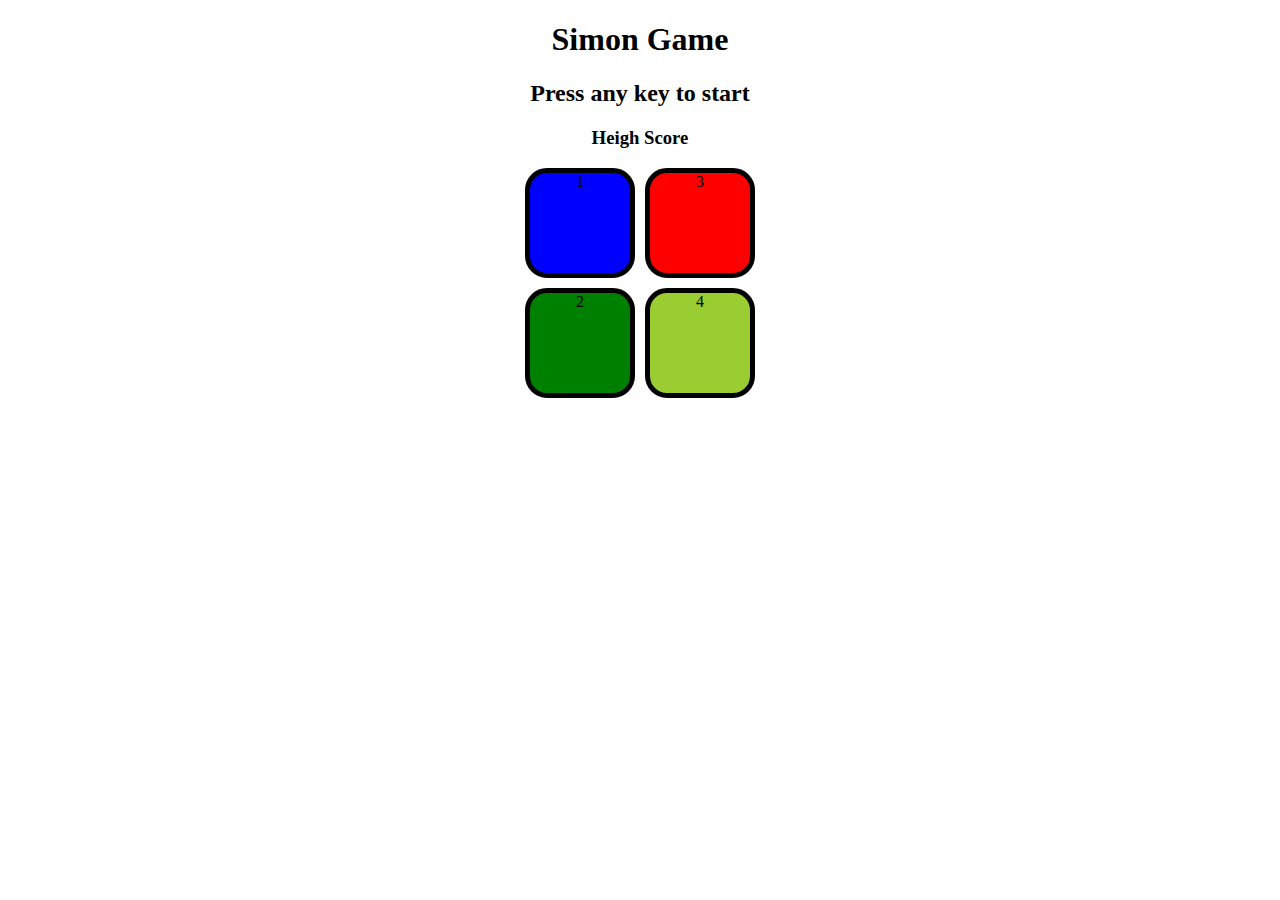
<file: Simon game/index.html>
<!DOCTYPE html>
<html lang="en">

<head>
    <meta charset="UTF-8">
    <meta name="viewport" content="width=device-width, initial-scale=1.0">
    <title>Simon Game</title>
    <link rel="stylesheet" href="style.css">
</head>

<body>
    <h1>Simon Game</h1>

    <h2>Press any key to start</h2>
    <h3>Heigh Score </h3>
    <div class="block-container">
        <div class="line-one">
            <div class="btn blue"  type="button" id="blue">1</div>
            <div class="btn green"  type="button" id="green">2</div>
        </div>
        <div class="line-two">
            <div class="btn red"  type="button" id="red">3</div>
            <div class="btn  yellow"  type="button" id="yellow">4</div>
        </div>
    </div>


    <script src="script.js"></script>
</body>

</html>
</file>
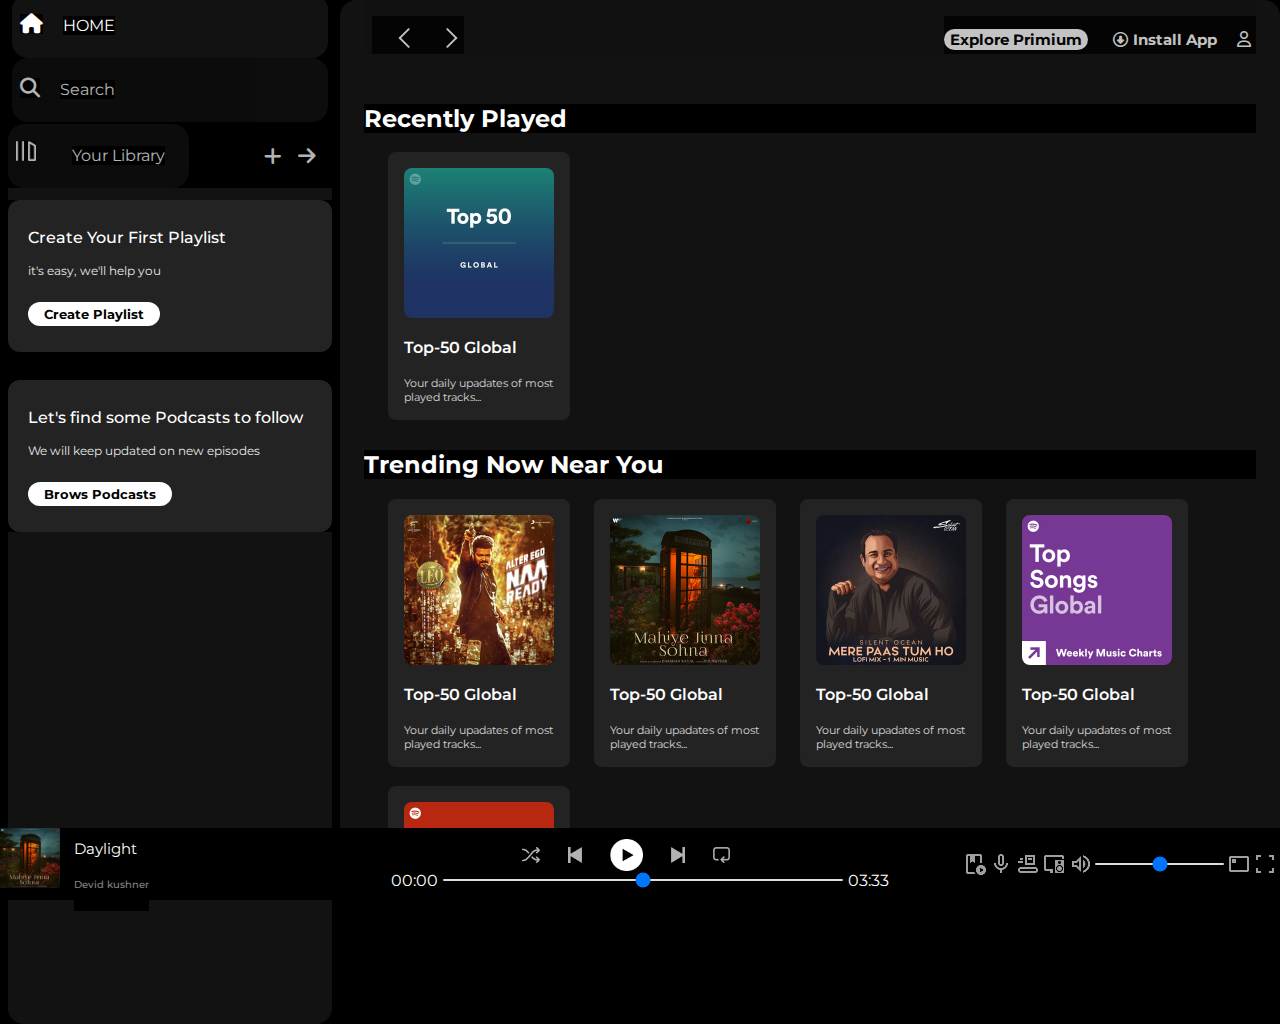
<file: Spotify clone/index.html>
<!DOCTYPE html>
<html lang="en">

<head>
    <meta charset="UTF-8">
    <meta name="viewport" content="width=device-width, initial-scale=1.0">
    <link rel="stylesheet" href="https://cdnjs.cloudflare.com/ajax/libs/font-awesome/6.7.2/css/all.min.css"
        integrity="sha512-Evv84Mr4kqVGRNSgIGL/F/aIDqQb7xQ2vcrdIwxfjThSH8CSR7PBEakCr51Ck+w+/U6swU2Im1vVX0SVk9ABhg=="
        crossorigin="anonymous" referrerpolicy="no-referrer" />
    <link rel="icon" href="./logo.png">
    <title>Spotify - Web Palyer: Music for everyone</title>
    <link rel="stylesheet" href="style.css">
    <link rel="preconnect" href="https://fonts.googleapis.com">
    <link rel="preconnect" href="https://fonts.gstatic.com" crossorigin>
    <link href="https://fonts.googleapis.com/css2?family=Montserrat:ital,wght@0,100..900;1,100..900&display=swap"
        rel="stylesheet">
</head>

<body>
    <div class="main">
        <div class="side-bar">
            <div class="nav">
                <div class="nav_option" style="opacity: 1;">
                    <i class="fa-solid fa-house"></i>
                    <a href="#">HOME</a>
                </div>
                <div class="nav_option">
                    <i class="fa-solid fa-magnifying-glass"></i>
                    <a href="#">Search</a>
                </div>
            </div>
            <div class="library">
                <div class="option">
                    <div class="lib_options nav_option">
                        <img src="library_icon.png" alt="logo library_icon">
                        <a href="#"> Your Library</a>
                    </div>
                    <div class="icons">
                        <i class="fa-solid fa-plus"></i>
                        <i class="fa-solid fa-arrow-right"></i>
                    </div>
                </div>
                <div class="lib_box">
                    <div class="box">
                        <p class="box-p1">Create Your First Playlist</p>
                        <p class="box-p2">it's easy, we'll help you</p>
                        <button class="badge">Create Playlist</button>
                    </div>
                    <div class="box">
                        <p class="box-p1">Let's find some Podcasts to follow</p>
                        <p class="box-p2">We will keep updated on new episodes</p>
                        <button class="badge">Brows Podcasts</button>
                    </div>
                </div>
            </div>
        </div>
        <div class="main-content">
            <div class="sticy-nav">
                <div class="sticy-nav-icons">
                    <img src="backward_icon.png" alt="backward_icon" class="hide">
                    <img src="forward_icon.png" alt="forward_icon">
                </div>
                <div class="sticy-nav-download">
                    <button class="badge-d" id="Explore">Explore Primium</button>
                    <button class="badge-d " style="background-color: #000; color: #fff;"><i
                            class="fa-regular fa-circle-down" style="margin: 5px;"></i>Install App</button>
                    <i class="fa-regular fa-user" style="margin-right: 5px;"></i>
                </div>
            </div>

            <h2>Recently Played</h2>
            <div class="card-container">
                <div class="card">
                    <img src="card1img.jpeg" class="image-card">
                    <p class="card-title">Top-50 Global</p>
                    <p class="card-information">Your daily upadates of most played tracks...</p>
                </div>
            </div>

            <h2 class="trends">Trending Now Near You</h2>
            <div class="card-container">
                <div class="card">
                    <img src="card4img.jpeg" class="image-card">
                    <p class="card-title">Top-50 Global</p>
                    <p class="card-information">Your daily upadates of most played tracks...</p>
                </div>
                <div class="card">
                    <img src="card2img.jpeg" class="image-card">
                    <p class="card-title">Top-50 Global</p>
                    <p class="card-information">Your daily upadates of most played tracks...</p>
                </div>
                <div class="card">
                    <img src="card3img.jpeg" class="image-card">
                    <p class="card-title">Top-50 Global</p>
                    <p class="card-information">Your daily upadates of most played tracks...</p>
                </div>
                <div class="card">
                    <img src="card5img.jpeg" class="image-card">
                    <p class="card-title">Top-50 Global</p>
                    <p class="card-information">Your daily upadates of most played tracks...</p>
                </div>
                <div class="card">
                    <img src="card6img.jpeg" class="image-card">
                    <p class="card-title">Top-50 Global</p>
                    <p class="card-information">Your daily upadates of most played tracks...</p>
                </div>
            </div>
            <h2>Featured Charts</h2>
            <div class="card-container">
                <div class="card">
                    <img src="card1img.jpeg" class="image-card">
                    <p class="card-title">Top-50 Global</p>
                    <p class="card-information">Your daily upadates of most played tracks...</p>
                </div>
                <div class="card">
                    <img src="card5img.jpeg" class="image-card">
                    <p class="card-title">Top-50 Global</p>
                    <p class="card-information">Your daily upadates of most played tracks...</p>
                </div>
                <div class="card">
                    <img src="card6img.jpeg" class="image-card">
                    <p class="card-title">Top-50 Global</p>
                    <p class="card-information">Your daily upadates of most played tracks...</p>
                </div>
            </div>
            <div class="footer">
                <div class="line"></div>
            </div>

        </div>
        <div class="music-Player">
            <div class="album">
                <div class="current-player">
                    <img src="card2img.jpeg" class="song-template">
                    <div class="song-singer">
                        <p class="songName">Daylight</p>
                        <p class="singer">Devid kushner</p>
                    </div>
                </div>
            </div>
            <div class="player">
                <div class="player-controls">
                    <img src="player_icon1.png" class="player-control-icon">
                    <img src="player_icon2.png" class="player-control-icon">
                    <img src="player_icon3.png" class="player-control-icon" style="opacity: 1; height: 2rem;">
                    <img src="player_icon4.png" class="player-control-icon">
                    <img src="player_icon5.png" class="player-control-icon">
                </div>
                <div class="progress-bar">
                    <span class="curr-time">00:00</span>
                    <input type="range" min="0" max="100" class="progress-bar1">
                    <span class="total-time">03:33</span>
                </div>
            </div>
            <div class="controls">
                <div class="control-icons">
                    <img src="player-control.png"  class="control-icon">
                    <img src="player-control2.png"  class="control-icon">
                    <img src="player-control3.png"  class="control-icon">
                    <img src="player-control4.png"  class="control-icon">
                    <img src="player-control5.png"  class="control-icon">
                    <input type="range" min="0" max="100" class="control-voice">
                    <img src="player-control6.png"  class="control-icon">
                    <img src="switch-to-full-screen-button.png"  class="control-icon">
                </div>

            </div>
        </div>
    </div>

</body>

</html>
</file>
<file: Simon game/style.css>
body{
   text-align: center;
}
.btn{
    height: 100px;
    width: 100px;
    border-radius: 20%;
    border: 5px solid black;
    margin: auto;
}
.block-container{
    display: flex;
    justify-content: center;
}
.line-two{
    margin-left: 10px;
}
.blue{
    background-color: blue;
}

.green{
    background-color: green;
    margin-top: 10px;
}

.red{
    background-color:red;
}

.yellow{
    background-color: yellowgreen;
    margin-top: 10px;
}

.flash{
    background-color: white;
}
.userflash{
    background-color:yellow;
}
</file>
<file: Spotify clone/style.css>
*{
    font-family: "Montserrat", sans-serif;
    margin: 0;
    background-color: black;
    color: white;

}
.main {
    display: flex;
    height: 100vh;

}
.side-bar{
    background-color:  #000;
    width: 340px;
    border-radius: 1rem;

}
.main-content{
    background-color:#121212;
    flex: 1;
    border-radius: 1rem;
    overflow: auto;
    padding: 0 1.5rem 0 1.5rem;

}
.music-Player{
    background-color: black;
    position: fixed;
    bottom: 0;
    width: 100%;
    height: 72px;

}
a {
    text-decoration: none;
    color:#fff;
}
.nav {
    background-color:#000;
    display: flex;
    flex-direction: column;
    justify-content: center;
    height: 100px;
    padding: 0.5rem 0.75rem;
}
.nav_option{
    background-color: #121212;
    border-radius: 1rem;
    line-height: 2.5rem;
    opacity: 0.7;
    padding: 0.75rem 0.5rem;
}
.nav_option:hover{
    opacity: 1;
}
.nav_option i{
    font-size: 1.25rem;
}
.nav_option a{
    font-size: 1rem;
    margin: 1rem;
}
.library{
    background-color: #121212;
    border-radius: 1rem;
    height: 100%;
    margin: 0.5rem;
}
.option {
    display: flex;
    justify-content: space-between;
    align-items: center;
}
.lib_options img{
    height: 1.25rem;
    width: 1.25rem;
    margin-right: 1rem;

}
.icons{
    font-size: 1.25rem;
    display: flex;
}
.icons i{
    opacity: 0.7;
    margin-right: 1rem;
}
.icons i:hover {
    opacity: 1;
}
.box{
    background-color: #232323;
    height: 8rem;
    border-radius: 0.75rem;
    margin: 0.75rem 0 1.75rem 0;
    padding: 0.75rem 1.25rem;

}
.box p{
    background-color: #232323;
}
.box-p1{
    font-size: 1rem;
    font-weight: 500;
    margin-top: 1rem;
    opacity: 1;
}
.box-p2{
    font-size: 0.75rem;
    opacity: 0.9;
     margin-top: 1rem;
}
.badge{
    background-color: #fff;
    color: black;
    border: none;
    border-radius: 100px;
    padding: 0.25rem 1rem;
    font-weight: 700;
    margin-top: 1.5rem;
    height: 24px;
}
.badge:hover {
    font-weight: 850;
}

.sticy-nav {
    position: sticky;
    top: 0;
    background-color: #121212;
    display: flex;
    justify-content: space-between;
    padding: 1rem 0 0 0.5rem;
    opacity: 0.75;
    z-index: 10;
}
.sticy-nav:hover{
    opacity: 1;
    
}
.sticy-nav-icons img{
    margin-top: 10px;
    margin-left: 20px;
}
.sticy-nav-download .dark-badge{
    background-color: #000;
    color: #fff;
}
.sticy-nav-download .badge-d{
   background-color: #fff;
   color: #000;
   border: none;
   border-radius: 100px;
   font-weight: 700;
   display: inline;
   align-items: center;
   margin-top: 10px;
   margin-right: 10px;
   font-size: 15px;
}
@media (max-width:1000px) {
    
    #Explore{
        display: none;
    }
}
h2{
    margin-top: 50px;  
}
.trends{
    margin-top: 30px;
}
.card{
    background-color: #232323;
    width: 150px;
    border-radius: 0.5rem;
    padding: 1rem;
    margin: 1.2rem 0 0 1.5rem;
}
.card p{
    background-color: #232323;
}
.card-container{
    background-color: #121212;
    display: flex;
    flex-wrap: wrap;
}
.image-card{
    width: 100%;
    border-radius: 0.5rem;
}
.card-title{
    font-weight: 600;
    margin-top: 1rem;
}
.card-information{
    font-size: 0.85rem;
    margin-top: 1.2rem;
    font-size: 0.70rem;
    opacity: 0.8;
}
.footer{
    height: 300px;
    display: flex;
    align-items: center;
    justify-content: center;
}
.line{
    width: 90%;
    height: 50px;
    border-top: 1px solid white;
    opacity: 0.4;
}
.music-Player{
    display: flex;
    justify-content: space-between;
    align-items: center;
}
.album{
    width: 25%;
    /* background-color: pink; */
}
.player{
    width: 50%;
    /* background-color: orange; */

}
.controls{
    width: 25%;
    /* background-color: aqua; */

}
.player-controls{
    display: flex;
    justify-content: center;
    align-items: center;
}
.player-control-icon{
    height: 1rem;
    margin-right: 1.75rem;
    opacity: 0.7;
}
.player-control-icon:hover{
    opacity: 1;
}
.progress-bar{
    display: flex;
    justify-content: center;
    align-items: center;
}
.progress-bar{
    width: 100%;
    appearance: none;
    cursor: pointer;
   
}
.progress-bar1{
    width: 400px;
}
.progress-bar1::-webkit-slider-runnable-track{
    background-color:#ddd ;
    border-radius: 100px;
    height: 0.10rem;
}
.progress-bar1::-webkit-slider-runnable-track:hover{
    background-color: #1bd760;
}
.progress-bar1::-webkit-slider-thumb{
    appearance: none;
    height: 0.7rem;
    width: 0.7rem;
    border-radius: 50%;
    margin-top: -7px;
}
.total-time {
    padding-left:5px;
}
.curr-time{
    padding-right: 5px;
}


.current-player{
    height: 72px;
}        
.song-template{
    height: 60px;
}
.song-singer{
    display: inline-block;
    font-size: 15px;
   padding-bottom: 20px;
    margin: 10px;
}
.songName{
    padding-bottom: 20px;
}
.singer{
    font-weight: 500;
    font-size: 10px;
    opacity: 0.5;
}
.control-icons{
    display: flex;
    justify-content: space-evenly;
    align-items: center;
}
.control-voice::-webkit-slider-runnable-track{
    background-color: #ddd;
    border-radius: 100px;
    height: 0.10rem;
}
.control-voice::-webkit-slider-thumb{
    appearance: none;
    background-color: white;
    height: o.7rem;
    width: 0.7rem;
    border-radius: 50%;
    margin-top: -7px;

}
.control-icon{
    height: 1.5rem;
    background-color:black;
    opacity: 0.7;
}
.control-icon:hover{
    opacity: 1;
}
</file>
